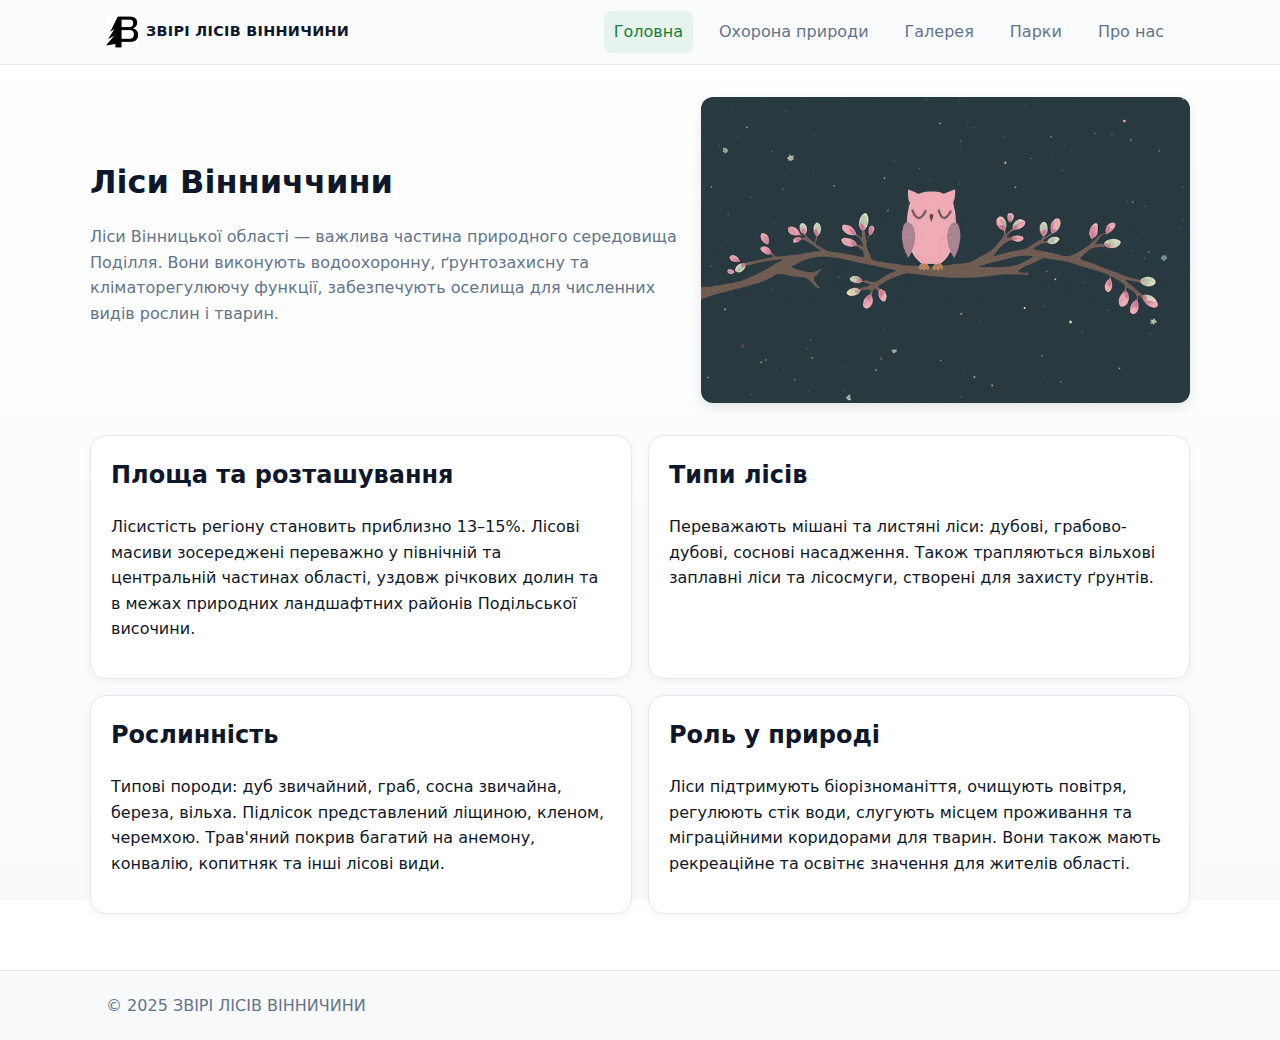
<file: index.html>
<!doctype html>
<html lang="uk">
  <head>
    <meta charset="utf-8">
    <meta name="viewport" content="width=device-width, initial-scale=1">
    <title>ЗВІРІ ЛІСІВ ВІННИЧИНИ — Головна</title>
    <meta name="description" content="Загальна інформація про ліси Вінниччини та їх роль у природі">
    <link rel="stylesheet" href="styles.css">
  </head>
  <body>
    <header class="site-header">
      <div class="container nav-wrapper">
        <a class="logo" href="index.html">
          <img src="img/logo.png" alt="ЗВІРІ ЛІСІВ ВІННИЧИНИ" class="logo-image">
          <span class="logo-text">ЗВІРІ ЛІСІВ ВІННИЧИНИ</span>
        </a>
        <nav class="nav">
          <a href="index.html" aria-current="page">Головна</a>
          <a href="conservation.html">Охорона природи</a>
          <a href="gallery.html">Галерея</a>
          <a href="parks.html">Парки</a>
          <a href="about.html">Про нас</a>
        </nav>
        <button class="nav-toggle" aria-label="Відкрити меню" aria-expanded="false">☰</button>
      </div>
    </header>

    <main class="container page">
      <section class="hero">
        <div class="hero-text">
          <h1>Ліси Вінниччини</h1>
          <p>
            Ліси Вінницької області — важлива частина природного середовища Поділля.
            Вони виконують водоохоронну, ґрунтозахисну та кліматорегулюючу функції,
            забезпечують оселища для численних видів рослин і тварин.
          </p>
        </div>
        <div class="hero-media">
          <img src="img/forest.gif" alt="Лісовий пейзаж Вінниччини" class="hero-image">
        </div>
      </section>

      <section class="content-grid">
        <article class="info-card">
          <h2>Площа та розташування</h2>
          <p>
            Лісистість регіону становить приблизно 13–15%. Лісові масиви зосереджені
            переважно у північній та центральній частинах області, уздовж річкових долин
            та в межах природних ландшафтних районів Подільської височини.
          </p>
        </article>

        <article class="info-card">
          <h2>Типи лісів</h2>
          <p>
            Переважають мішані та листяні ліси: дубові, грабово-дубові, соснові насадження.
            Також трапляються вільхові заплавні ліси та лісосмуги, створені для захисту ґрунтів.
          </p>
        </article>

        <article class="info-card">
          <h2>Рослинність</h2>
          <p>
            Типові породи: дуб звичайний, граб, сосна звичайна, береза, вільха. Підлісок
            представлений ліщиною, кленом, черемхою. Трав'яний покрив багатий на анемону,
            конвалію, копитняк та інші лісові види.
          </p>
        </article>

        <article class="info-card">
          <h2>Роль у природі</h2>
          <p>
            Ліси підтримують біорізноманіття, очищують повітря, регулюють стік води,
            слугують місцем проживання та міграційними коридорами для тварин. Вони також
            мають рекреаційне та освітнє значення для жителів області.
          </p>
        </article>
      </section>
    </main>

    <footer class="site-footer">
      <div class="container">
        <p>© 2025 ЗВІРІ ЛІСІВ ВІННИЧИНИ</p>
      </div>
    </footer>

    <script>
      const btn = document.querySelector('.nav-toggle');
      const nav = document.querySelector('.nav');
      btn.addEventListener('click', () => {
        const expanded = btn.getAttribute('aria-expanded') === 'true';
        btn.setAttribute('aria-expanded', String(!expanded));
        nav.classList.toggle('open');
      });
    </script>
  </body>
  </html>
</file>
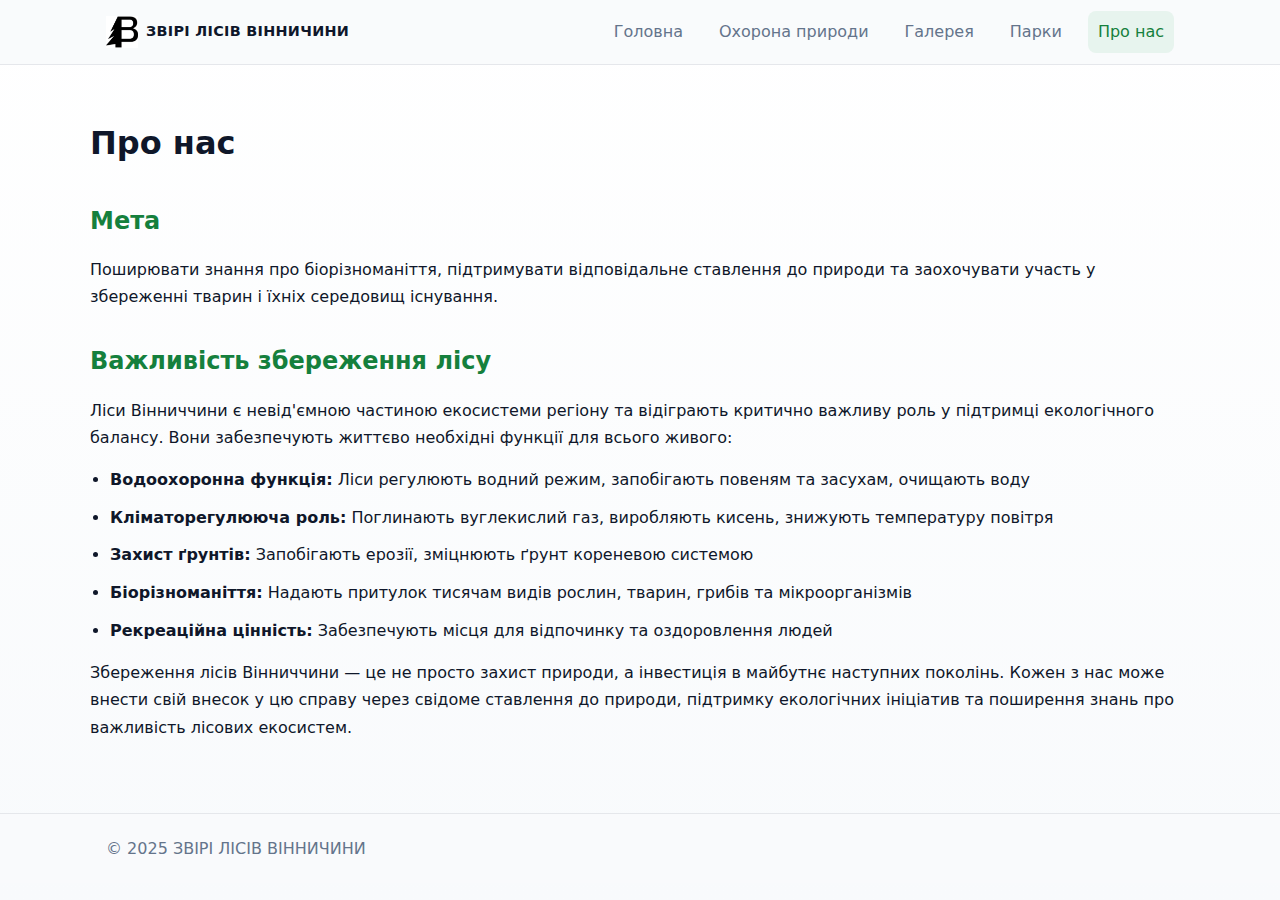
<file: about.html>
<!doctype html>
<html lang="uk">
  <head>
    <meta charset="utf-8">
    <meta name="viewport" content="width=device-width, initial-scale=1">
    <title>ЗВІРІ ЛІСІВ ВІННИЧИНИ — Про нас</title>
    <meta name="description" content="Інформація про автора сайту та контакти">
    <link rel="stylesheet" href="styles.css">
  </head>
  <body>
    <header class="site-header">
      <div class="container nav-wrapper">
        <a class="logo" href="index.html">
          <img src="img/logo.png" alt="ЗВІРІ ЛІСІВ ВІННИЧИНИ" class="logo-image">
          <span class="logo-text">ЗВІРІ ЛІСІВ ВІННИЧИНИ</span>
        </a>
        <nav class="nav">
          <a href="index.html">Головна</a>
          <a href="conservation.html">Охорона природи</a>
          <a href="gallery.html">Галерея</a>
          <a href="parks.html">Парки</a>
          <a href="about.html" aria-current="page">Про нас</a>
        </nav>
        <button class="nav-toggle" aria-label="Відкрити меню" aria-expanded="false">☰</button>
      </div>
    </header>

    <main class="container page">
      <h1>Про нас</h1>

      <section class="about-content">
        <h2>Мета</h2>
        <p>
          Поширювати знання про біорізноманіття, підтримувати відповідальне ставлення
          до природи та заохочувати участь у збереженні тварин і їхніх середовищ існування.
        </p>
        
        <h2>Важливість збереження лісу</h2>
        <p>
          Ліси Вінниччини є невід'ємною частиною екосистеми регіону та відіграють критично важливу роль 
          у підтримці екологічного балансу. Вони забезпечують життєво необхідні функції для всього живого:
        </p>
        
        <ul class="styled-list">
          <li><strong>Водоохоронна функція:</strong> Ліси регулюють водний режим, запобігають повеням та засухам, очищають воду</li>
          <li><strong>Кліматорегулююча роль:</strong> Поглинають вуглекислий газ, виробляють кисень, знижують температуру повітря</li>
          <li><strong>Захист ґрунтів:</strong> Запобігають ерозії, зміцнюють ґрунт кореневою системою</li>
          <li><strong>Біорізноманіття:</strong> Надають притулок тисячам видів рослин, тварин, грибів та мікроорганізмів</li>
          <li><strong>Рекреаційна цінність:</strong> Забезпечують місця для відпочинку та оздоровлення людей</li>
        </ul>
        
        <p>
          Збереження лісів Вінниччини — це не просто захист природи, а інвестиція в майбутнє наступних поколінь. 
          Кожен з нас може внести свій внесок у цю справу через свідоме ставлення до природи, підтримку екологічних 
          ініціатив та поширення знань про важливість лісових екосистем.
        </p>
      </section>
    </main>

    <footer class="site-footer">
      <div class="container">
        <p>© 2025 ЗВІРІ ЛІСІВ ВІННИЧИНИ</p>
      </div>
    </footer>

    <script>
      const btn = document.querySelector('.nav-toggle');
      const nav = document.querySelector('.nav');
      btn.addEventListener('click', () => {
        const expanded = btn.getAttribute('aria-expanded') === 'true';
        btn.setAttribute('aria-expanded', String(!expanded));
        nav.classList.toggle('open');
      });
    </script>
  </body>
  </html>
</file>
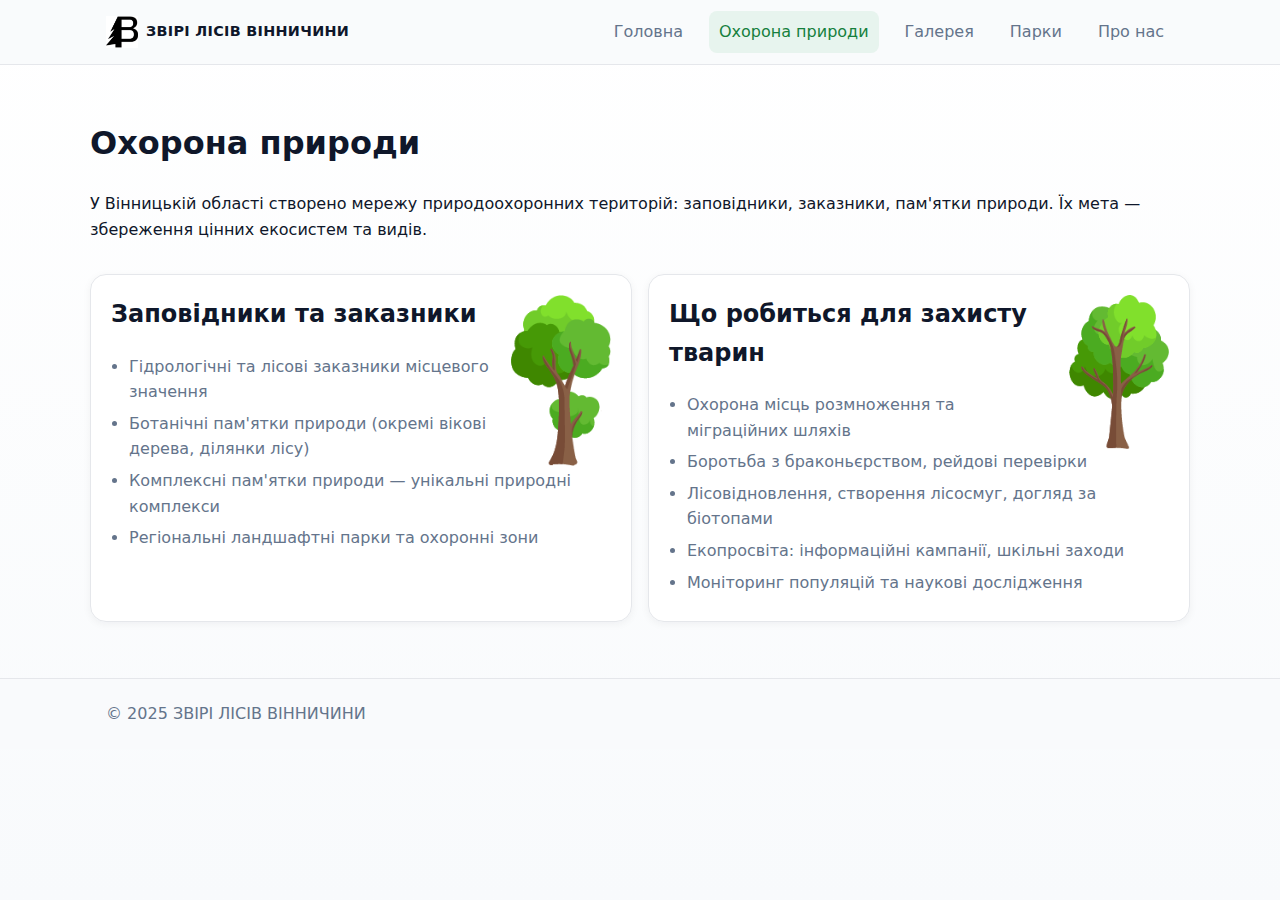
<file: conservation.html>
<!doctype html>
<html lang="uk">
  <head>
    <meta charset="utf-8">
    <meta name="viewport" content="width=device-width, initial-scale=1">
    <title>ЗВІРІ ЛІСІВ ВІННИЧИНИ — Охорона природи</title>
    <meta name="description" content="Заповідники, заказники та заходи з охорони природи у Вінницькій області">
    <link rel="stylesheet" href="styles.css">
  </head>
  <body>
    <header class="site-header">
      <div class="container nav-wrapper">
        <a class="logo" href="index.html">
          <img src="img/logo.png" alt="ЗВІРІ ЛІСІВ ВІННИЧИНИ" class="logo-image">
          <span class="logo-text">ЗВІРІ ЛІСІВ ВІННИЧИНИ</span>
        </a>
        <nav class="nav">
          <a href="index.html">Головна</a>
          <a href="conservation.html" aria-current="page">Охорона природи</a>
          <a href="gallery.html">Галерея</a>
          <a href="parks.html">Парки</a>
          <a href="about.html">Про нас</a>
        </nav>
        <button class="nav-toggle" aria-label="Відкрити меню" aria-expanded="false">☰</button>
      </div>
    </header>

    <main class="container page">
      <h1>Охорона природи</h1>
      <p>
        У Вінницькій області створено мережу природоохоронних територій: заповідники,
        заказники, пам'ятки природи. Їх мета — збереження цінних екосистем та видів.
      </p>

      <section class="content-grid">
        <article class="info-card">
          <img class="media media-small" src="img/дерево1.webp" alt="Лісовий пейзаж" loading="lazy">
          <h2>Заповідники та заказники</h2>
          <ul class="styled-list">
            <li>Гідрологічні та лісові заказники місцевого значення</li>
            <li>Ботанічні пам'ятки природи (окремі вікові дерева, ділянки лісу)</li>
            <li>Комплексні пам'ятки природи — унікальні природні комплекси</li>
            <li>Регіональні ландшафтні парки та охоронні зони</li>
          </ul>
        </article>

        <article class="info-card">
          <img class="media media-small" src="img/дерево2.webp" alt="Лісовий пейзаж" loading="lazy">
          <h2>Що робиться для захисту тварин</h2>
          <ul class="styled-list">
            <li>Охорона місць розмноження та міграційних шляхів</li>
            <li>Боротьба з браконьєрством, рейдові перевірки</li>
            <li>Лісовідновлення, створення лісосмуг, догляд за біотопами</li>
            <li>Екопросвіта: інформаційні кампанії, шкільні заходи</li>
            <li>Моніторинг популяцій та наукові дослідження</li>
          </ul>
        </article>
      </section>
    </main>

    <footer class="site-footer">
      <div class="container">
        <p>© 2025 ЗВІРІ ЛІСІВ ВІННИЧИНИ</p>
      </div>
    </footer>

    <script>
      const btn = document.querySelector('.nav-toggle');
      const nav = document.querySelector('.nav');
      btn.addEventListener('click', () => {
        const expanded = btn.getAttribute('aria-expanded') === 'true';
        btn.setAttribute('aria-expanded', String(!expanded));
        nav.classList.toggle('open');
      });
    </script>
  </body>
  </html>
</file>
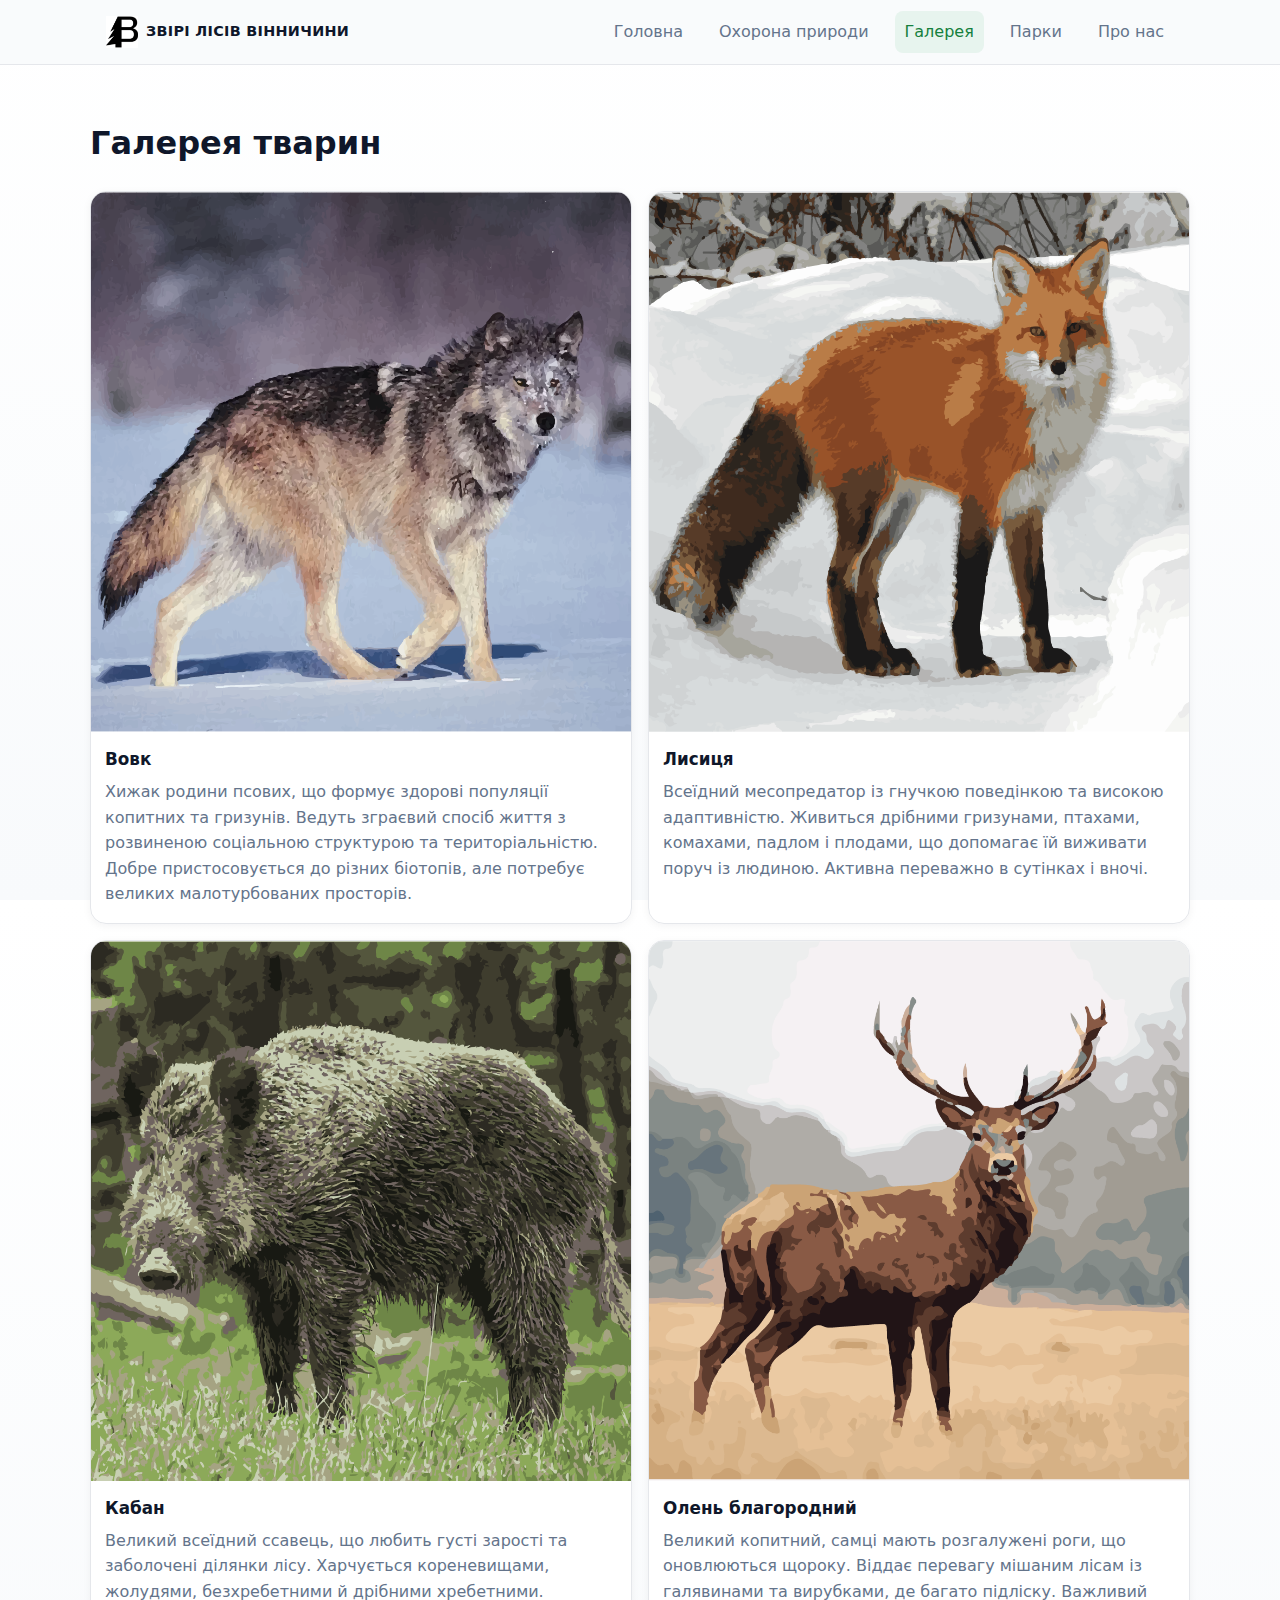
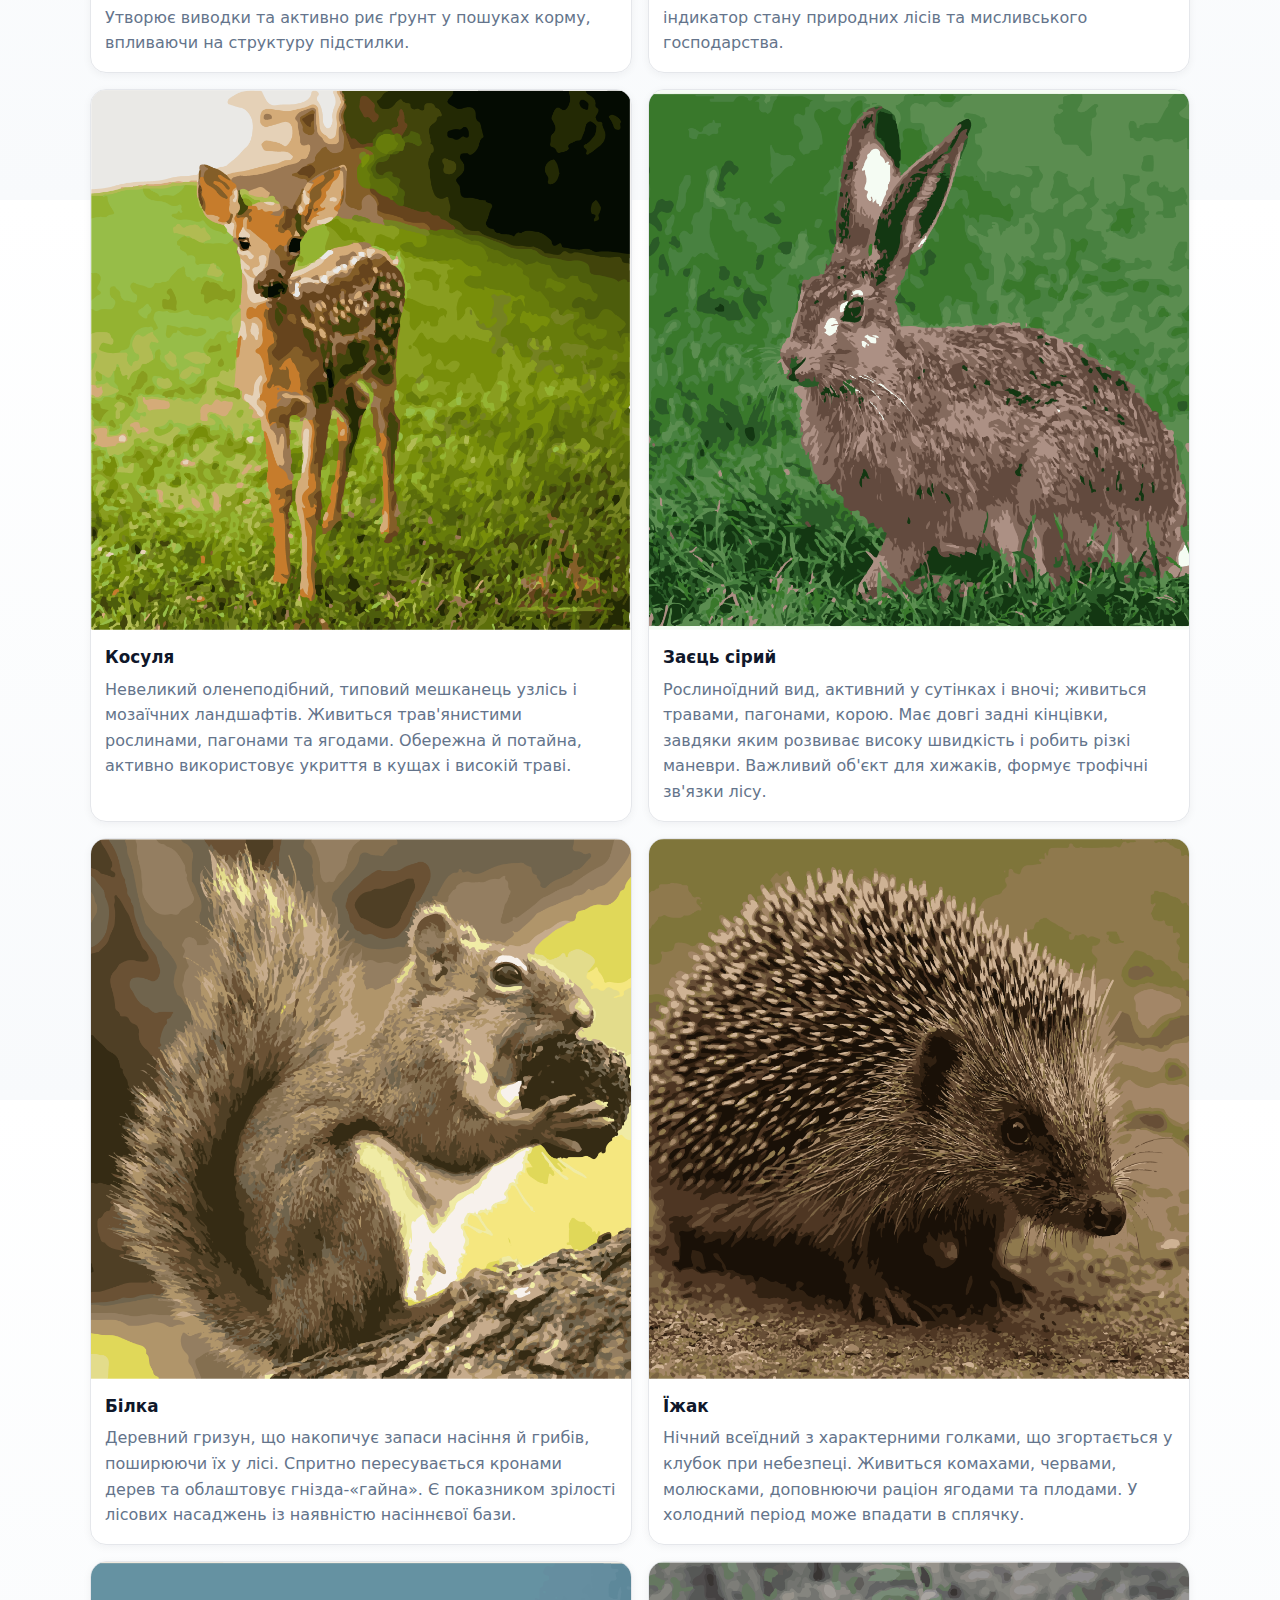
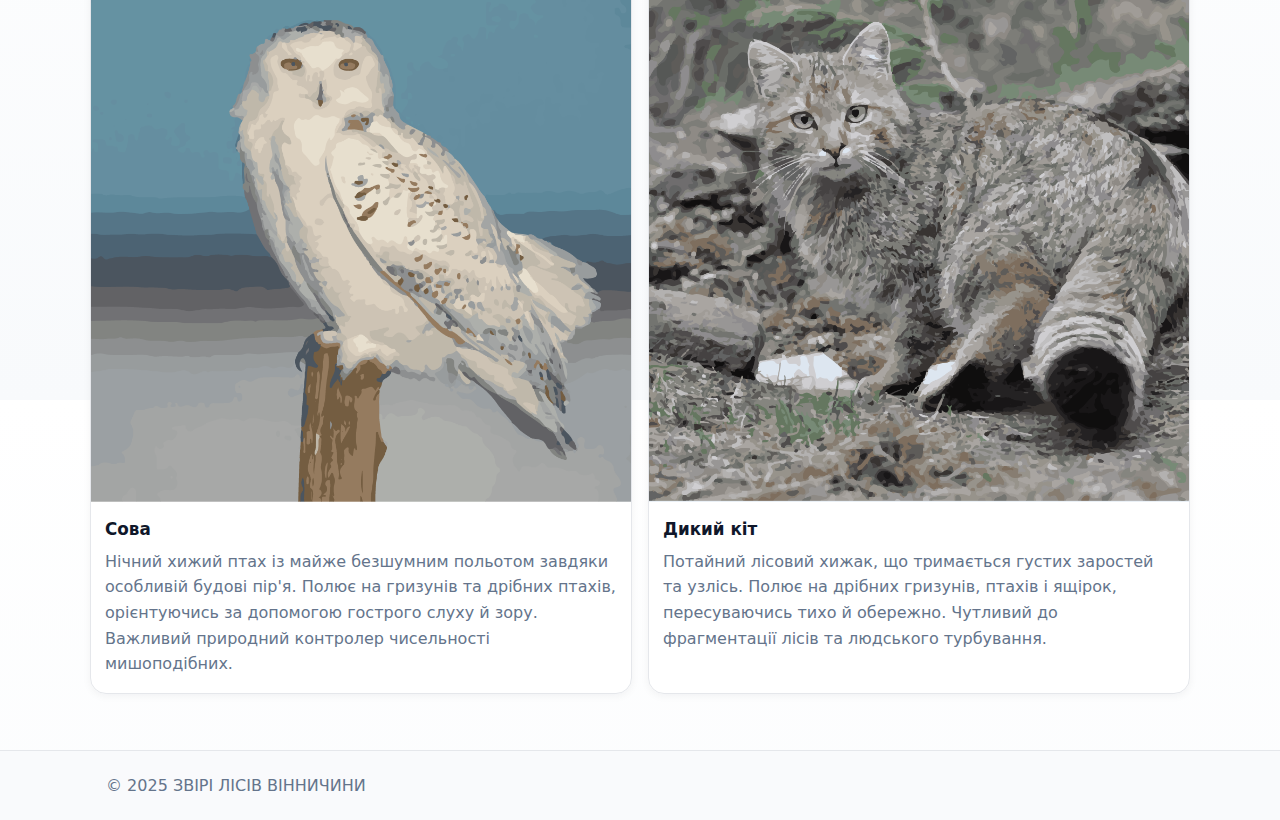
<file: gallery.html>
<!doctype html>
<html lang="uk">
  <head>
    <meta charset="utf-8">
    <meta name="viewport" content="width=device-width, initial-scale=1">
    <title>ЗВІРІ ЛІСІВ ВІННИЧИНИ — Галерея</title>
    <meta name="description" content="Галерея тварин лісів Вінниччини з описами">
    <link rel="stylesheet" href="styles.css">
  </head>
  <body>
    <header class="site-header">
      <div class="container nav-wrapper">
        <a class="logo" href="index.html">
          <img src="img/logo.png" alt="ЗВІРІ ЛІСІВ ВІННИЧИНИ" class="logo-image">
          <span class="logo-text">ЗВІРІ ЛІСІВ ВІННИЧИНИ</span>
        </a>
        <nav class="nav">
          <a href="index.html">Головна</a>
          <a href="conservation.html">Охорона природи</a>
          <a href="gallery.html" aria-current="page">Галерея</a>
          <a href="parks.html">Парки</a>
          <a href="about.html">Про нас</a>
        </nav>
        <button class="nav-toggle" aria-label="Відкрити меню" aria-expanded="false">☰</button>
      </div>
    </header>

    <main class="container page">
      <h1>Галерея тварин</h1>

      <section class="gallery-grid">
        <article class="animal-card">
          <img class="image media-square" src="img/Вовк.png" alt="Вовк" loading="lazy">
          <div class="content">
            <h3>Вовк</h3>
            <p>Хижак родини псових, що формує здорові популяції копитних та гризунів. Ведуть зграєвий спосіб життя з розвиненою соціальною структурою та територіальністю. Добре пристосовується до різних біотопів, але потребує великих малотурбованих просторів.</p>
          </div>
        </article>

        <article class="animal-card">
          <img class="image media-square" src="img/Лисиця.png" alt="Лисиця" loading="lazy">
          <div class="content">
            <h3>Лисиця</h3>
            <p>Всеїдний месопредатор із гнучкою поведінкою та високою адаптивністю. Живиться дрібними гризунами, птахами, комахами, падлом і плодами, що допомагає їй виживати поруч із людиною. Активна переважно в сутінках і вночі.</p>
          </div>
        </article>

        <article class="animal-card">
          <img class="image media-square" src="img/Кабан.png" alt="Кабан" loading="lazy">
          <div class="content">
            <h3>Кабан</h3>
            <p>Великий всеїдний ссавець, що любить густі зарості та заболочені ділянки лісу. Харчується кореневищами, жолудями, безхребетними й дрібними хребетними. Утворює виводки та активно риє ґрунт у пошуках корму, впливаючи на структуру підстилки.</p>
          </div>
        </article>

        <article class="animal-card">
          <img class="image media-square" src="img/Олень.png" alt="Олень благородний" loading="lazy">
          <div class="content">
            <h3>Олень благородний</h3>
            <p>Великий копитний, самці мають розгалужені роги, що оновлюються щороку. Віддає перевагу мішаним лісам із галявинами та вирубками, де багато підліску. Важливий індикатор стану природних лісів та мисливського господарства.</p>
          </div>
        </article>

        <article class="animal-card">
          <img class="image media-square" src="img/Косуля.png" alt="Косуля" loading="lazy">
          <div class="content">
            <h3>Косуля</h3>
            <p>Невеликий оленеподібний, типовий мешканець узлісь і мозаїчних ландшафтів. Живиться трав'янистими рослинами, пагонами та ягодами. Обережна й потайна, активно використовує укриття в кущах і високій траві.</p>
          </div>
        </article>

        <article class="animal-card">
          <img class="image media-square" src="img/Заєць.png" alt="Заєць сірий" loading="lazy">
          <div class="content">
            <h3>Заєць сірий</h3>
            <p>Рослиноїдний вид, активний у сутінках і вночі; живиться травами, пагонами, корою. Має довгі задні кінцівки, завдяки яким розвиває високу швидкість і робить різкі маневри. Важливий об'єкт для хижаків, формує трофічні зв'язки лісу.</p>
          </div>
        </article>

        <article class="animal-card">
          <img class="image media-square" src="img/Білка.png" alt="Білка" loading="lazy">
          <div class="content">
            <h3>Білка</h3>
            <p>Деревний гризун, що накопичує запаси насіння й грибів, поширюючи їх у лісі. Спритно пересувається кронами дерев та облаштовує гнізда-«гайна». Є показником зрілості лісових насаджень із наявністю насіннєвої бази.</p>
          </div>
        </article>

        <article class="animal-card">
          <img class="image media-square" src="img/Їжак.png" alt="Їжак" loading="lazy">
          <div class="content">
            <h3>Їжак</h3>
            <p>Нічний всеїдний з характерними голками, що згортається у клубок при небезпеці. Живиться комахами, червами, молюсками, доповнюючи раціон ягодами та плодами. У холодний період може впадати в сплячку.</p>
          </div>
        </article>

        <article class="animal-card">
          <img class="image media-square" src="img/Сова.png" alt="Сова" loading="lazy">
          <div class="content">
            <h3>Сова</h3>
            <p>Нічний хижий птах із майже безшумним польотом завдяки особливій будові пір'я. Полює на гризунів та дрібних птахів, орієнтуючись за допомогою гострого слуху й зору. Важливий природний контролер чисельності мишоподібних.</p>
          </div>
        </article>

        <article class="animal-card">
          <img class="image media-square" src="img/Кіт.png" alt="Дикий кіт" loading="lazy">
          <div class="content">
            <h3>Дикий кіт</h3>
            <p>Потайний лісовий хижак, що тримається густих заростей та узлісь. Полює на дрібних гризунів, птахів і ящірок, пересуваючись тихо й обережно. Чутливий до фрагментації лісів та людського турбування.</p>
          </div>
        </article>
      </section>
    </main>

    <footer class="site-footer">
      <div class="container">
        <p>© 2025 ЗВІРІ ЛІСІВ ВІННИЧИНИ</p>
      </div>
    </footer>

    <script>
      const btn = document.querySelector('.nav-toggle');
      const nav = document.querySelector('.nav');
      btn.addEventListener('click', () => {
        const expanded = btn.getAttribute('aria-expanded') === 'true';
        btn.setAttribute('aria-expanded', String(!expanded));
        nav.classList.toggle('open');
      });
    </script>
  </body>
  </html>
</file>
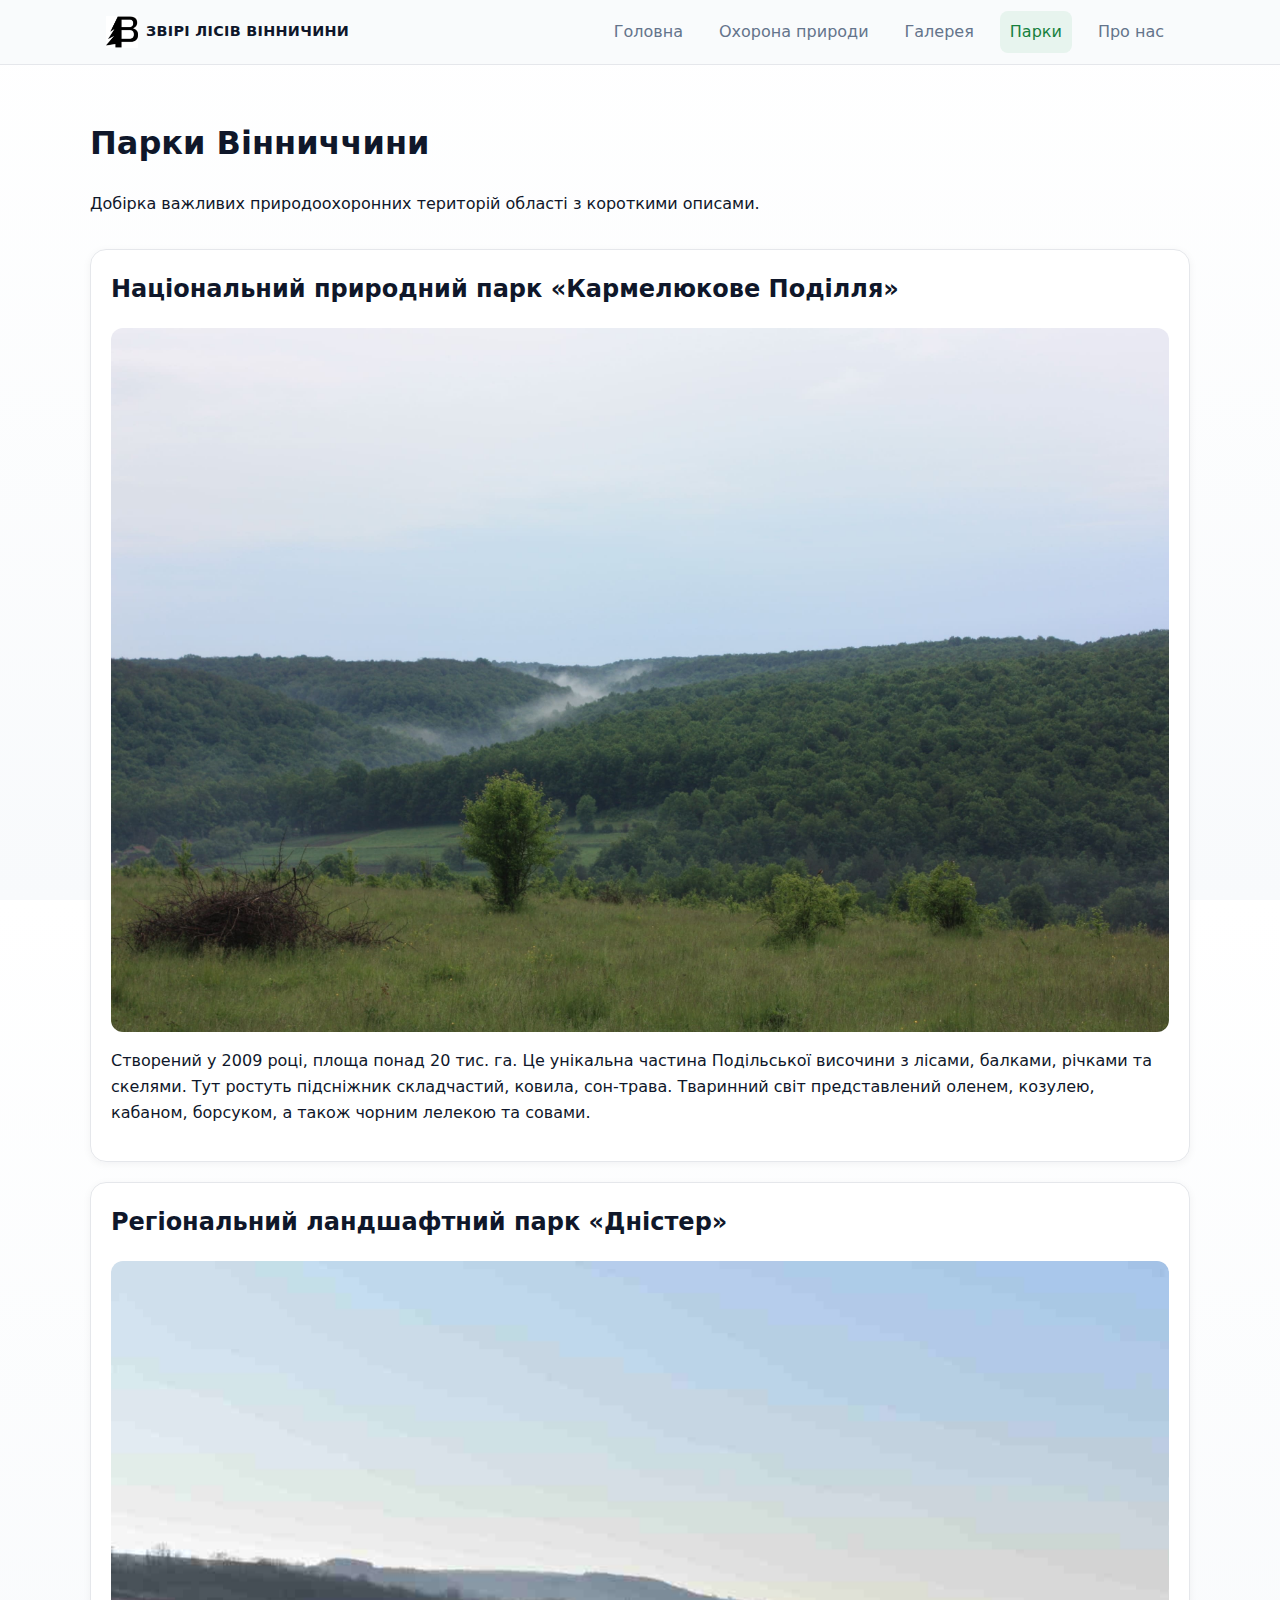
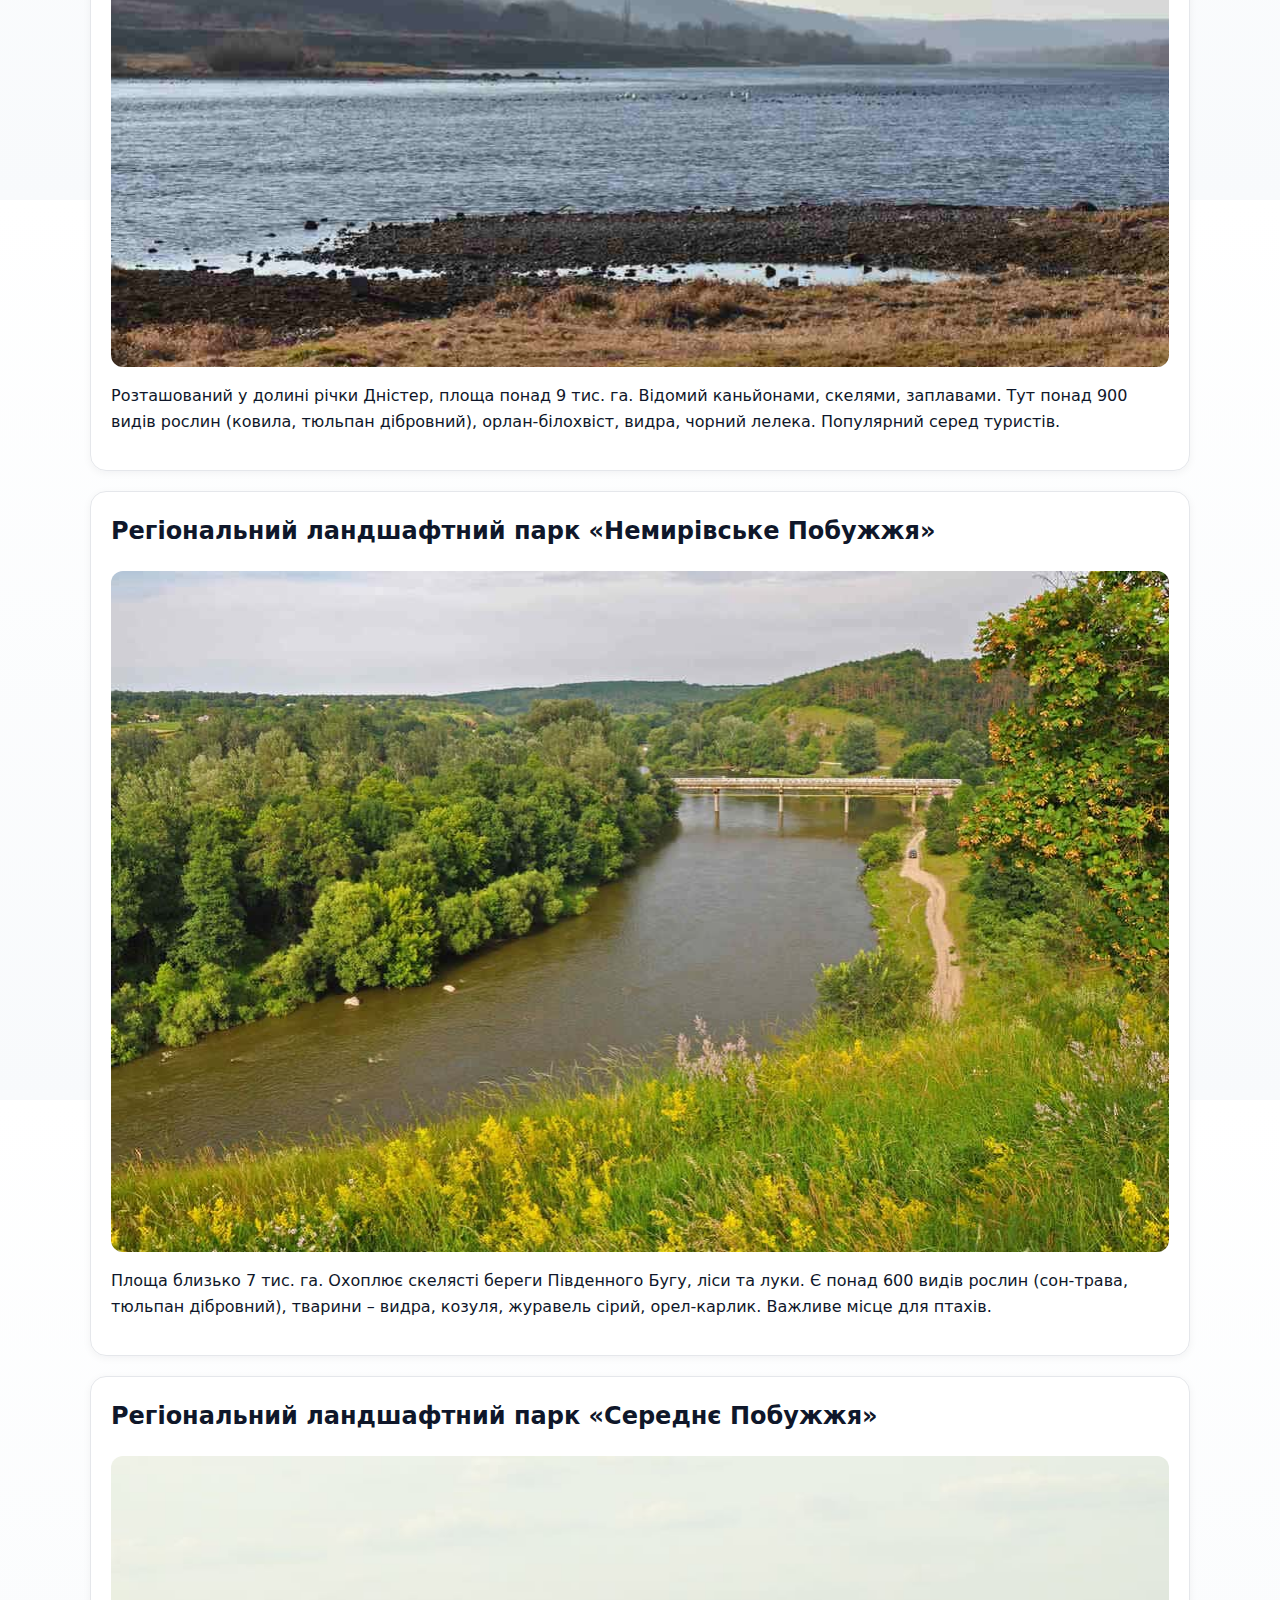
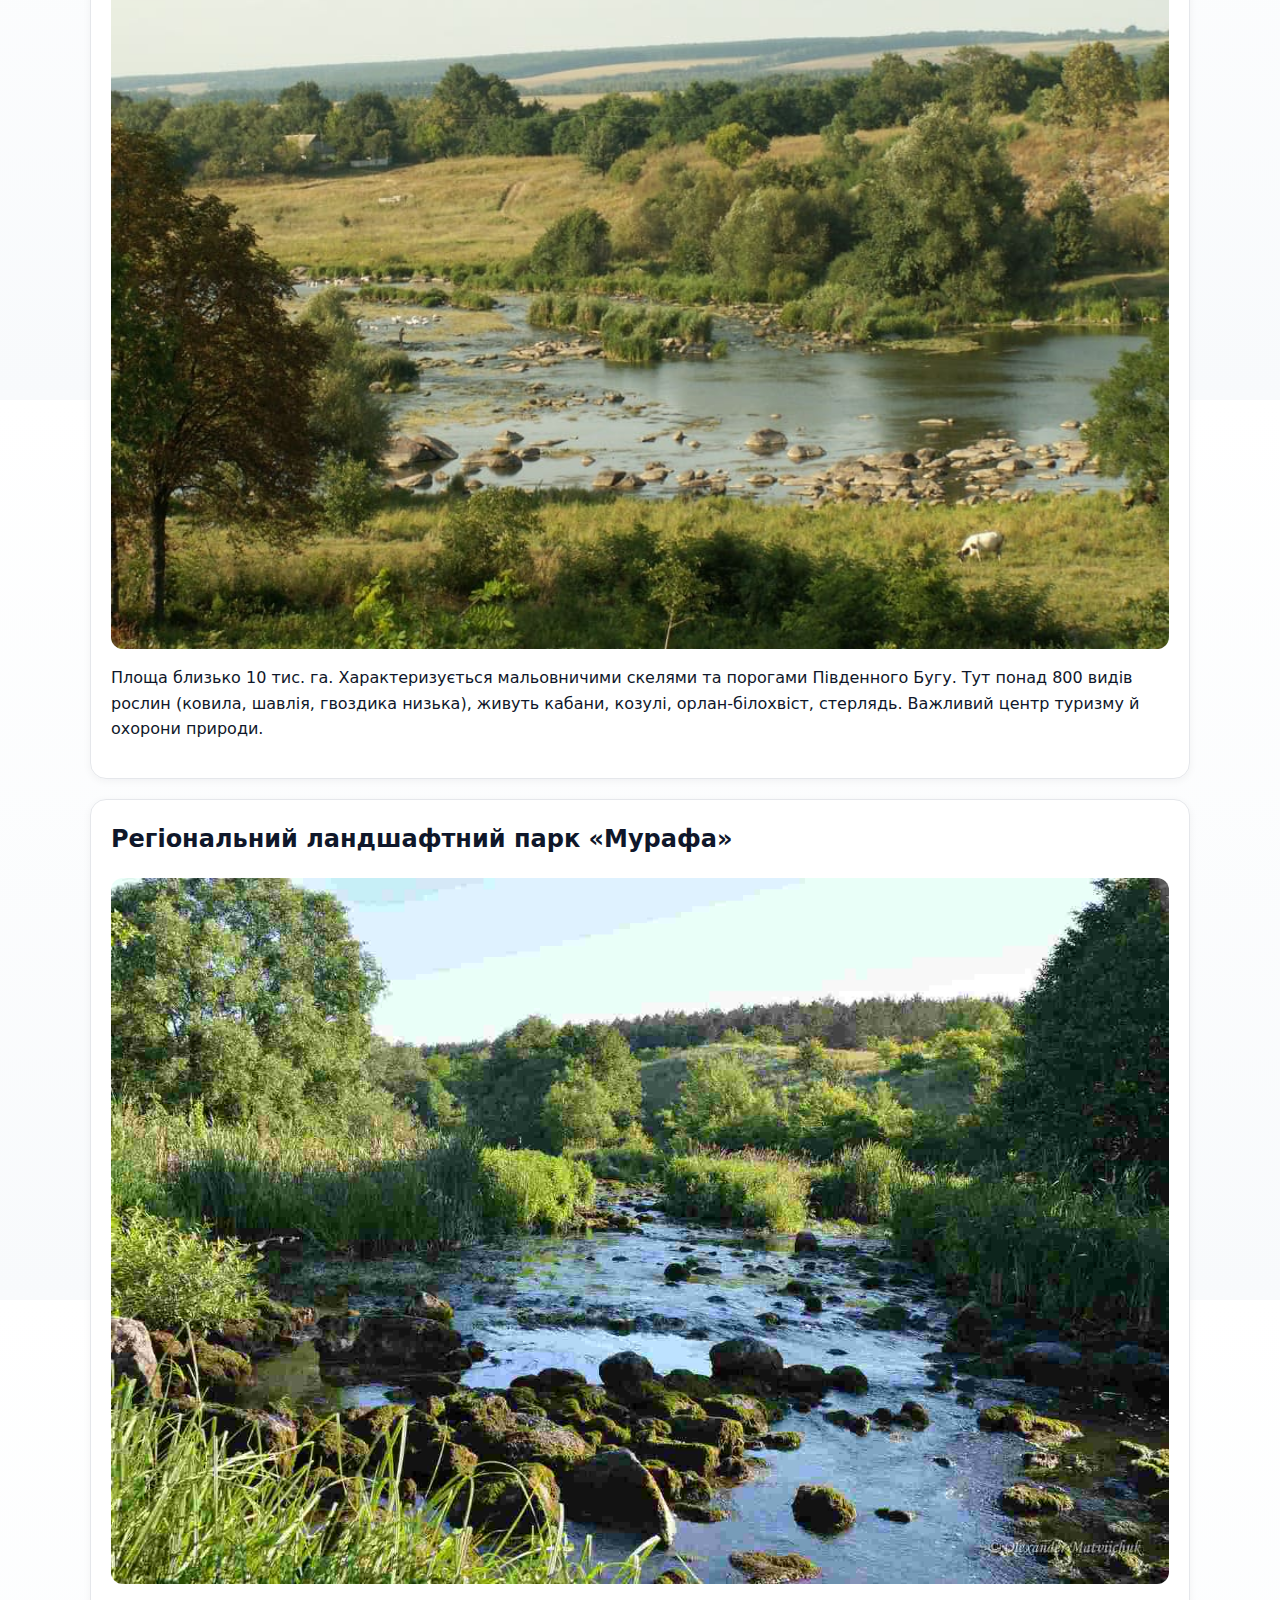
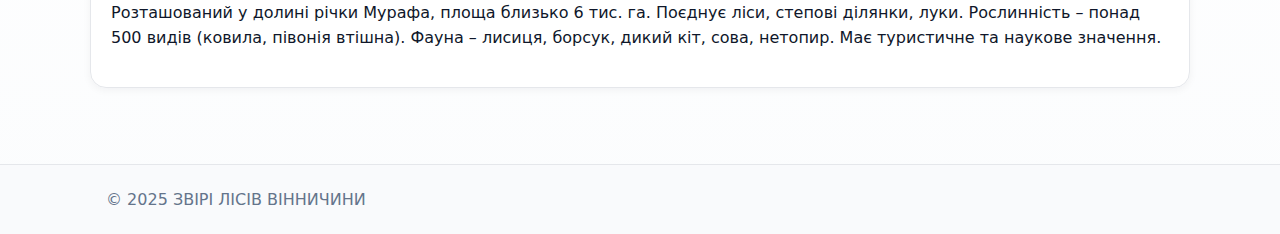
<file: parks.html>
<!doctype html>
<html lang="uk">
  <head>
    <meta charset="utf-8">
    <meta name="viewport" content="width=device-width, initial-scale=1">
    <title>ЗВІРІ ЛІСІВ ВІННИЧИНИ — Парки Вінниччини</title>
    <meta name="description" content="Природно-заповідні парки Вінницької області: описи та фото">
    <link rel="stylesheet" href="styles.css">
  </head>
  <body>
    <header class="site-header">
      <div class="container nav-wrapper">
        <a class="logo" href="index.html">
          <img src="img/logo.png" alt="ЗВІРІ ЛІСІВ ВІННИЧИНИ" class="logo-image">
          <span class="logo-text">ЗВІРІ ЛІСІВ ВІННИЧИНИ</span>
        </a>
        <nav class="nav">
          <a href="index.html">Головна</a>
          <a href="conservation.html">Охорона природи</a>
          <a href="gallery.html">Галерея</a>
          <a href="parks.html" aria-current="page">Парки</a>
          <a href="about.html">Про нас</a>
        </nav>
        <button class="nav-toggle" aria-label="Відкрити меню" aria-expanded="false">☰</button>
      </div>
    </header>

    <main class="container page">
      <h1>Парки Вінниччини</h1>
      <p>Добірка важливих природоохоронних територій області з короткими описами.</p>

      <section class="content-stack">
        <article class="info-card">
          <h2>Національний природний парк «Кармелюкове Поділля»</h2>
          <img class="media" src="img/Кармелюкове_Поділля.jpg" alt="Національний природний парк Кармелюкове Поділля" loading="lazy">
          <p>
            Створений у 2009 році, площа понад 20 тис. га. Це унікальна частина Подільської
            височини з лісами, балками, річками та скелями. Тут ростуть підсніжник складчастий,
            ковила, сон-трава. Тваринний світ представлений оленем, козулею, кабаном, борсуком,
            а також чорним лелекою та совами.
          </p>
        </article>

        <article class="info-card">
          <h2>Регіональний ландшафтний парк «Дністер»</h2>
          <img class="media" src="img/РЛП_Дністер.jpg" alt="Регіональний ландшафтний парк Дністер" loading="lazy">
          <p>
            Розташований у долині річки Дністер, площа понад 9 тис. га. Відомий каньйонами,
            скелями, заплавами. Тут понад 900 видів рослин (ковила, тюльпан дібровний),
            орлан-білохвіст, видра, чорний лелека. Популярний серед туристів.
          </p>
        </article>

        <article class="info-card">
          <h2>Регіональний ландшафтний парк «Немирівське Побужжя»</h2>
          <img class="media" src="img/РЛП_Немирівське_Побужжя.jpg" alt="Регіональний ландшафтний парк Немирівське Побужжя" loading="lazy">
          <p>
            Площа близько 7 тис. га. Охоплює скелясті береги Південного Бугу, ліси та луки.
            Є понад 600 видів рослин (сон-трава, тюльпан дібровний), тварини – видра, козуля,
            журавель сірий, орел-карлик. Важливе місце для птахів.
          </p>
        </article>

        <article class="info-card">
          <h2>Регіональний ландшафтний парк «Середнє Побужжя»</h2>
          <img class="media" src="img/РЛП_Середнє_Побужжя.jpg" alt="Регіональний ландшафтний парк Середнє Побужжя" loading="lazy">
          <p>
            Площа близько 10 тис. га. Характеризується мальовничими скелями та порогами
            Південного Бугу. Тут понад 800 видів рослин (ковила, шавлія, гвоздика низька),
            живуть кабани, козулі, орлан-білохвіст, стерлядь. Важливий центр туризму й охорони природи.
          </p>
        </article>

        <article class="info-card">
          <h2>Регіональний ландшафтний парк «Мурафа»</h2>
          <img class="media" src="img/РЛП_Мурафа.jpg" alt="Регіональний ландшафтний парк Мурафа" loading="lazy">
          <p>
            Розташований у долині річки Мурафа, площа близько 6 тис. га. Поєднує ліси, степові
            ділянки, луки. Рослинність – понад 500 видів (ковила, півонія втішна). Фауна – лисиця,
            борсук, дикий кіт, сова, нетопир. Має туристичне та наукове значення.
          </p>
        </article>
      </section>
    </main>

    <footer class="site-footer">
      <div class="container">
        <p>© 2025 ЗВІРІ ЛІСІВ ВІННИЧИНИ</p>
      </div>
    </footer>

    <script>
      const btn = document.querySelector('.nav-toggle');
      const nav = document.querySelector('.nav');
      btn.addEventListener('click', () => {
        const expanded = btn.getAttribute('aria-expanded') === 'true';
        btn.setAttribute('aria-expanded', String(!expanded));
        nav.classList.toggle('open');
      });
    </script>
  </body>
  </html>
</file>
<file: styles.css>
:root {
  --bg: #f8fafc;
  --card: #ffffff;
  --muted: #64748b;
  --text: #0f172a;
  --brand: #16a34a;
  --brand-700: #15803d;
  --ring: #16a34a33;
  --border: #e5e7eb;
}

* { box-sizing: border-box; }
html, body { height: 100%; }
body {
  margin: 0;
  font-family: system-ui, -apple-system, Segoe UI, Roboto, Ubuntu, Cantarell, Noto Sans, "Helvetica Neue", Arial, "Apple Color Emoji", "Segoe UI Emoji";
  background: linear-gradient(180deg, #ffffff, var(--bg));
  color: var(--text);
  line-height: 1.6;
  transition: background-color .3s ease, color .3s ease;
}

.container {
  width: 100%;
  max-width: 1100px;
  margin: 0 auto;
  padding: 0 16px;
}

.site-header {
  position: sticky;
  top: 0;
  z-index: 10;
  backdrop-filter: blur(10px);
  background: color-mix(in oklab, var(--bg), #fff 15%);
  border-bottom: 1px solid var(--border);
}

.nav-wrapper {
  display: flex;
  align-items: center;
  justify-content: space-between;
  min-height: 64px;
}

.logo {
  color: var(--text);
  text-decoration: none;
  font-weight: 700;
  letter-spacing: 0.3px;
  transition: color .2s ease;
  display: flex;
  align-items: center;
  gap: 8px;
}

.logo-image {
  height: 32px;
  width: auto;
  object-fit: contain;
}

.logo-text {
  font-size: 0.9rem;
  line-height: 1.2;
}

.nav { display: flex; gap: 16px; }
.nav a {
  color: var(--muted);
  text-decoration: none;
  padding: 8px 10px;
  border-radius: 8px;
  transition: background-color .2s ease, color .2s ease;
}
.nav a[aria-current="page"], .nav a:hover {
  color: var(--brand-700);
  background: #16a34a14;
}

.nav-toggle {
  display: none;
  background: #16a34a14;
  color: var(--brand-700);
  border: 1px solid var(--border);
  border-radius: 10px;
  padding: 6px 10px;
  transition: background-color .2s ease, color .2s ease, border-color .2s ease;
}

.page { padding: 32px 0 56px; }

.hero {
  display: grid;
  grid-template-columns: 1.2fr 1fr;
  gap: 24px;
  align-items: center;
  animation: fade-up .6s ease both;
}
.hero h1 { font-size: 2rem; margin: 0 0 8px; }
.hero p { color: var(--muted); }

.placeholder-rect {
  width: 100%;
  aspect-ratio: 16 / 10;
  border: 2px dashed #cbd5e1;
  border-radius: 12px;
  background: repeating-linear-gradient(45deg, #f1f5f9, #f1f5f9 10px, #e2e8f0 10px, #e2e8f0 20px);
}

.hero-media {
  width: 100%;
  aspect-ratio: 16 / 10;
  border-radius: 12px;
  overflow: hidden;
  box-shadow: 0 4px 12px rgba(0, 0, 0, 0.1);
}

.hero-image {
  width: 100%;
  height: 100%;
  object-fit: cover;
  display: block;
}
.placeholder-square {
  width: 100%;
  aspect-ratio: 1 / 1;
  border: 2px dashed #cbd5e1;
  border-radius: 12px;
  background: repeating-linear-gradient(45deg, #f1f5f9, #f1f5f9 10px, #e2e8f0 10px, #e2e8f0 20px);
}

.content-grid {
  margin-top: 32px;
  display: grid;
  grid-template-columns: repeat(2, minmax(0, 1fr));
  gap: 16px;
}
.content-grid.single { grid-template-columns: 1fr; }

/* Вертикальний стек для сторінки парків */
.content-stack {
  margin-top: 32px;
  display: flex;
  flex-direction: column;
  align-items: center;
}
.content-stack .info-card {
  width: 100%;
  max-width: none;
  margin-bottom: 20px;
}

/* Стилі для сторінки "Про нас" */
.about-content {
  margin-top: 32px;
}
.about-content h2 {
  color: var(--brand-700);
  margin-top: 32px;
  margin-bottom: 16px;
  font-size: 1.5rem;
}
.about-content h2:first-child {
  margin-top: 0;
}
.about-content p {
  margin-bottom: 16px;
  line-height: 1.7;
  color: var(--text);
}
.about-content .styled-list {
  margin: 16px 0;
  padding-left: 20px;
  color: var(--text);
}
.about-content .styled-list li {
  margin: 12px 0;
  line-height: 1.6;
  color: var(--text);
}

.info-card {
  background: linear-gradient(180deg, #ffffff, var(--card));
  border: 1px solid var(--border);
  border-radius: 16px;
  padding: 20px;
  box-shadow: 0 2px 8px #0f172a0d;
  transition: transform .25s ease, box-shadow .25s ease, border-color .25s ease;
  animation: fade-up .6s ease both;
}
.info-card h2 { margin-top: 0; }
.info-card .media {
  display: block;
  width: 100%;
  height: auto;
  border-radius: 12px;
  margin: 10px 0 12px;
  object-fit: cover;
}
.info-card .media-small {
  width: 20%;
  max-width: 100px;
  float: right;
  margin: 0 0 0 12px;
  border-radius: 8px;
}
.info-card::after {
  content: "";
  display: table;
  clear: both;
}
.styled-list { margin: 0; padding-left: 18px; color: var(--muted); }
.styled-list li { margin: 6px 0; }
.info-card:hover { transform: translateY(-3px); box-shadow: 0 8px 22px #0f172a1a; }

.gallery-grid {
  margin-top: 20px;
  display: grid;
  grid-template-columns: repeat(2, minmax(0, 1fr));
  gap: 16px;
}
.animal-card {
  background: linear-gradient(180deg, #ffffff, var(--card));
  border: 1px solid var(--border);
  border-radius: 16px;
  overflow: hidden;
  display: flex;
  flex-direction: column;
  box-shadow: 0 2px 8px #0f172a0d;
  transition: transform .25s ease, box-shadow .25s ease, border-color .25s ease;
  animation: fade-up .6s ease both;
}
.animal-card .image { width: 100%; }
.media-square {
  aspect-ratio: 1 / 1;
  object-fit: cover;
  display: block;
}
.animal-card .content { padding: 14px 14px 16px; }
.animal-card h3 { margin: 0 0 6px; font-size: 1.05rem; }
.animal-card p { margin: 0; color: var(--muted); }
.animal-card:hover { transform: translateY(-4px); box-shadow: 0 10px 24px #0f172a1f; }

.site-footer {
  border-top: 1px solid var(--border);
  background: color-mix(in oklab, var(--bg), #fff 10%);
}
.site-footer .container { padding: 22px 16px; }
.site-footer p { margin: 0; color: var(--muted); }

/* Плавні переходи */
a, button { transition: color .2s ease, background-color .2s ease, border-color .2s ease; }

/* Анімації */
@keyframes fade-up {
  from { opacity: 0; transform: translateY(10px); }
  to { opacity: 1; transform: translateY(0); }
}
.content-grid .info-card { animation-delay: .05s; }
.content-grid .info-card:nth-child(2) { animation-delay: .1s; }
.content-grid .info-card:nth-child(3) { animation-delay: .15s; }
.content-grid .info-card:nth-child(4) { animation-delay: .2s; }
.gallery-grid .animal-card { animation-delay: .05s; }
.gallery-grid .animal-card:nth-child(2) { animation-delay: .1s; }
.gallery-grid .animal-card:nth-child(3) { animation-delay: .15s; }
.gallery-grid .animal-card:nth-child(4) { animation-delay: .2s; }
.gallery-grid .animal-card:nth-child(5) { animation-delay: .25s; }
.gallery-grid .animal-card:nth-child(6) { animation-delay: .3s; }
.gallery-grid .animal-card:nth-child(7) { animation-delay: .35s; }
.gallery-grid .animal-card:nth-child(8) { animation-delay: .4s; }
.gallery-grid .animal-card:nth-child(9) { animation-delay: .45s; }
.gallery-grid .animal-card:nth-child(10) { animation-delay: .5s; }

@media (prefers-reduced-motion: reduce) {
  * { animation: none !important; transition: none !important; }
}

@media (max-width: 960px) {
  .gallery-grid { grid-template-columns: repeat(2, 1fr); }
  .hero { grid-template-columns: 1fr; }
}

@media (max-width: 720px) {
  .content-grid { grid-template-columns: 1fr; }
  .nav { display: none; position: absolute; right: 16px; top: 64px; flex-direction: column; background: var(--card); border: 1px solid var(--border); padding: 8px; border-radius: 12px; box-shadow: 0 8px 20px #0f172a1a; }
  .nav.open { display: flex; }
  .nav-toggle { display: inline-flex; }
  .logo-text { font-size: 0.8rem; }
  .logo-image { height: 28px; }
}

@media (max-width: 520px) {
  .gallery-grid { grid-template-columns: repeat(2, 1fr); }
}
</file>
